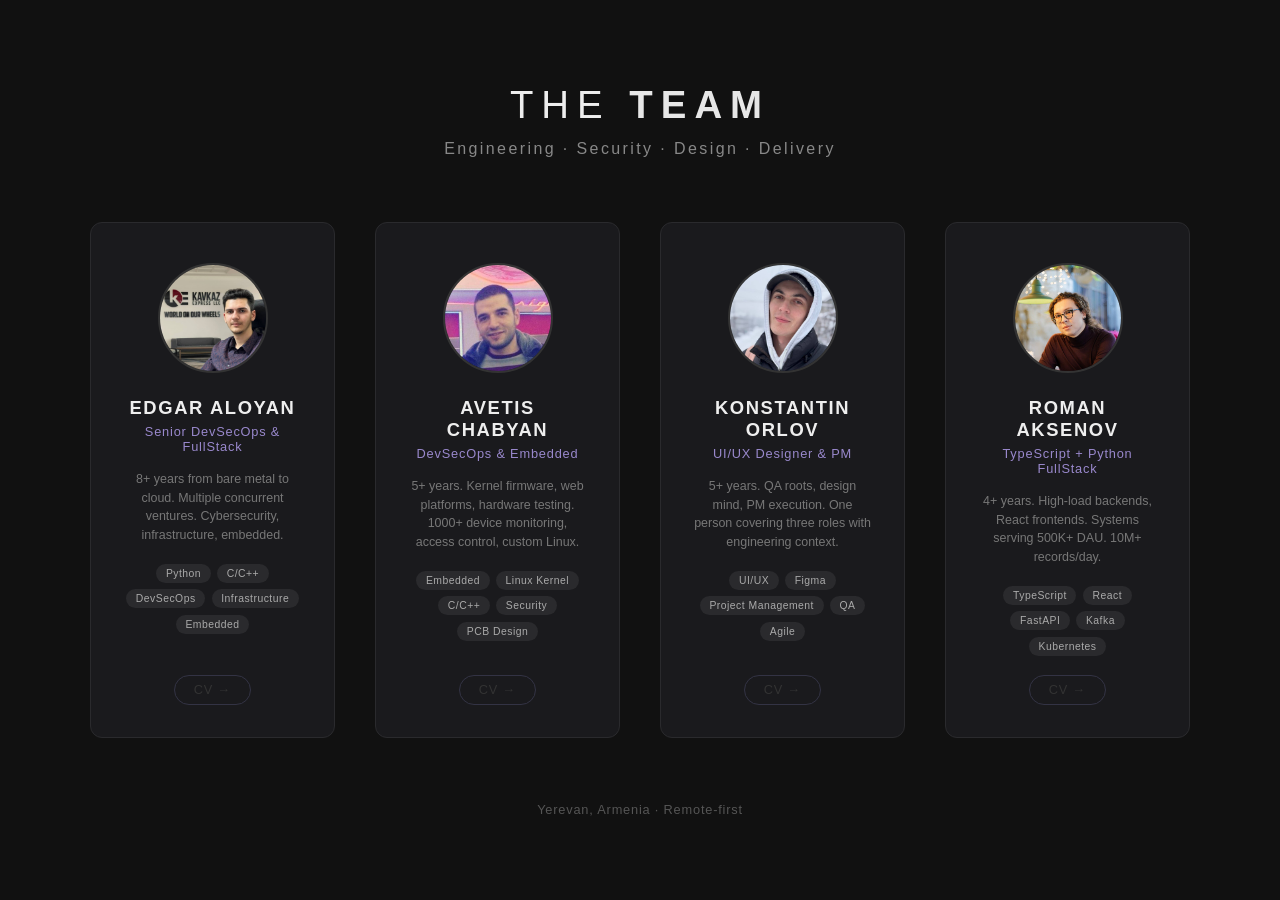
<file: index.html>
<!DOCTYPE html>
<html lang="en">
  <head>
    <meta charset="UTF-8" />
    <meta http-equiv="X-UA-Compatible" content="IE=edge" />
    <meta
      name="viewport"
      content="width=device-width, initial-scale=0.5, maximum-scale=0.5"
    />
    <link rel="stylesheet" href="style.css" />
    <link id="dark-css" rel="stylesheet" href="dark.css" />
    <link
      href="https://fonts.googleapis.com/css2?family=Raleway"
      rel="stylesheet"
    />
    <link
      href="https://fonts.googleapis.com/css?family=Old+Standard+TT:400i|Rubik"
      rel="stylesheet"
    />
    <link rel="icon" type="image/png" href="./favicon_blue.png" />
    <link rel="stylesheet" href="./icons/fa6_1_1/css/all.min.css" />
    <title>Team</title>
    <style>
      html {
        background-color: #111;
      }
      * {
        margin: 0;
        padding: 0;
        box-sizing: border-box;
        font-family: 'Helvetica Neue', sans-serif;
      }
      body {
        min-height: 100vh;
        display: flex;
        flex-direction: column;
        align-items: center;
        justify-content: center;
        padding: 4rem 2rem;
      }

      .team-header {
        text-align: center;
        margin-bottom: 4rem;
      }
      .team-header h1 {
        font-size: 2.4rem;
        font-weight: 300;
        letter-spacing: 0.5rem;
        color: #eee;
        margin-bottom: 0.8rem;
      }
      .team-header h1 strong {
        font-weight: 700;
        color: #fff;
      }
      .team-header p {
        color: #888;
        font-size: 1rem;
        letter-spacing: 0.15rem;
      }

      .team-grid {
        display: grid;
        grid-template-columns: repeat(4, 1fr);
        gap: 2.5rem;
        max-width: 1100px;
        width: 100%;
      }

      .card {
        background: #1a1a1d;
        border: 1px solid #2a2a2d;
        border-radius: 12px;
        padding: 2.5rem 2rem 2rem;
        text-align: center;
        transition: transform 200ms, border-color 200ms;
        text-decoration: none;
        display: flex;
        flex-direction: column;
        align-items: center;
      }
      .card:hover {
        transform: translateY(-4px);
        border-color: #556;
      }

      .card-avatar {
        width: 110px;
        height: 110px;
        border-radius: 50%;
        object-fit: cover;
        margin-bottom: 1.5rem;
        border: 2px solid #333;
      }

      .card h2 {
        color: #eee;
        font-size: 1.15rem;
        font-weight: 600;
        letter-spacing: 0.1rem;
        margin-bottom: 0.3rem;
      }
      .card h3 {
        color: #98c;
        font-size: 0.8rem;
        font-weight: 400;
        letter-spacing: 0.05rem;
        margin-bottom: 1rem;
      }
      .card p {
        color: #777;
        font-size: 0.78rem;
        line-height: 1.5;
        margin-bottom: 1.2rem;
      }

      .card-tags {
        display: flex;
        flex-wrap: wrap;
        gap: 0.4rem;
        justify-content: center;
        margin-bottom: 1.2rem;
      }
      .card-tags span {
        background: #2a2a2d;
        color: #aaa;
        font-size: 0.65rem;
        padding: 0.25rem 0.6rem;
        border-radius: 100px;
        letter-spacing: 0.03rem;
      }

      .card-link {
        color: #98c;
        font-size: 0.8rem;
        text-decoration: none;
        letter-spacing: 0.05rem;
        margin-top: auto;
        padding: 0.4rem 1.2rem;
        border: 1px solid #334;
        border-radius: 100px;
        transition: background 200ms, color 200ms;
      }
      .card-link:hover {
        background: #98c;
        color: #111;
      }

      .team-footer {
        margin-top: 4rem;
        text-align: center;
      }
      .team-footer p {
        color: #555;
        font-size: 0.8rem;
        letter-spacing: 0.05rem;
      }
      .team-footer a {
        color: #98c;
        text-decoration: none;
      }

      @media (max-width: 900px) {
        .team-grid {
          grid-template-columns: repeat(2, 1fr);
        }
      }
      @media (max-width: 500px) {
        .team-grid {
          grid-template-columns: 1fr;
        }
      }
    </style>
  </head>
  <body>

    <div class="team-header">
      <h1>THE <strong>TEAM</strong></h1>
      <p>Engineering &middot; Security &middot; Design &middot; Delivery</p>
    </div>

    <div class="team-grid">

      <!-- EDGAR -->
      <div class="card">
        <img class="card-avatar" src="./img/avatarShot2.jpeg" alt="Edgar Aloyan" />
        <h2>EDGAR ALOYAN</h2>
        <h3>Senior DevSecOps & FullStack</h3>
        <p>
          8+ years from bare metal to cloud.
          Multiple concurrent ventures. Cybersecurity, infrastructure, embedded.
        </p>
        <div class="card-tags">
          <span>Python</span>
          <span>C/C++</span>
          <span>DevSecOps</span>
          <span>Infrastructure</span>
          <span>Embedded</span>
        </div>
        <a class="card-link" target="_blank" href="./edgar-aloyan/">CV &rarr;</a>
      </div>

      <!-- AVETIS -->
      <div class="card">
        <img class="card-avatar" src="./avetis-chabyan/avatar.jpg" alt="Avetis Chabyan" />
        <h2>AVETIS CHABYAN</h2>
        <h3>DevSecOps & Embedded</h3>
        <p>
          5+ years. Kernel firmware, web platforms, hardware testing.
          1000+ device monitoring, access control, custom Linux.
        </p>
        <div class="card-tags">
          <span>Embedded</span>
          <span>Linux Kernel</span>
          <span>C/C++</span>
          <span>Security</span>
          <span>PCB Design</span>
        </div>
        <a class="card-link" target="_blank" href="./avetis-chabyan/">CV &rarr;</a>
      </div>

      <!-- KONSTANTIN -->
      <div class="card">
        <img class="card-avatar" src="./konstantin-orlov/avatar.jpg" alt="Konstantin Orlov" />
        <h2>KONSTANTIN ORLOV</h2>
        <h3>UI/UX Designer & PM</h3>
        <p>
          5+ years. QA roots, design mind, PM execution.
          One person covering three roles with engineering context.
        </p>
        <div class="card-tags">
          <span>UI/UX</span>
          <span>Figma</span>
          <span>Project Management</span>
          <span>QA</span>
          <span>Agile</span>
        </div>
        <a class="card-link" target="_blank" href="./konstantin-orlov/">CV &rarr;</a>
      </div>

      <!-- ROMAN -->
      <div class="card">
        <img class="card-avatar" src="./roman-aksenov/avatar.jpg" alt="Roman Aksenov" />
        <h2>ROMAN AKSENOV</h2>
        <h3>TypeScript + Python FullStack</h3>
        <p>
          4+ years. High-load backends, React frontends.
          Systems serving 500K+ DAU. 10M+ records/day.
        </p>
        <div class="card-tags">
          <span>TypeScript</span>
          <span>React</span>
          <span>FastAPI</span>
          <span>Kafka</span>
          <span>Kubernetes</span>
        </div>
        <a class="card-link" target="_blank" href="./roman-aksenov/">CV &rarr;</a>
      </div>

    </div>

    <div class="team-footer">
      <p>Yerevan, Armenia &middot; Remote-first</p>
    </div>

  </body>
</html>
</file>
<file: style.css>
:root {
  --primary-color: #658;
}

* {
  padding: 0;
  margin: 0;
  color: #111;

  font-family: 'Helvetica Neue', sans-serif;
}
html {
  background-color: #ddd;

  background-size: 10px 10px;
  background-position: 0 0, 5px 5px;
  background-repeat: repeat;
}

.cover {
  z-index: 0;
  height: 100vh;
  width: 100%;
}
.a4-grid {
  display: grid;
  grid-template-columns: 1fr 1fr 1fr;
  justify-items: center;
  align-items: center;
  height: 100vh;
}
.left {
  display: block;
  min-width: 6vw;
}
.right {
  display: block;
  /* min-width: 10vw; */
}

.a4 {
  z-index: 100;
  background: #fff;
  margin: 9em 0em 18em 0em;
  /*  */
  width: 57rem;
  aspect-ratio: 1 / 1.4;

  /* box-shadow: 20px 13px 30px #0002; */

  position: relative;
}
.a4::after {
  content: 'Designed by Vahan Sahakyan';
  position: absolute;
  bottom: -2.5rem;
  left: 50%;
  transform: translateX(-50%);
  color: #aaa;
}

.ln-svg,
.gh-svg {
  fill: #777;
  cursor: pointer;
}
.ln-svg:hover {
  fill: #0b65c2;
}
.gh-svg:hover {
  fill: #2e3741;
}

.hidden {
  display: none;
}

.sticker {
  z-index: 200;
  position: absolute;
  height: 95px;
  /* width: 195px; */
  /* top: 70px; */
  bottom: -45px;
  left: -50px;
  border: 1px solid #0006;
  border-radius: 4px;
  background-color: var(--primary-color);
  backdrop-filter: blur(3px);
  -webkit-backdrop-filter: blur(3px);
  box-shadow: 10px 5px 7px #0001;
  /*  */
  box-sizing: border-box;
  line-height: 30px;
  padding: 35px;
  display: flex;
  flex-direction: column;
  align-items: flex-start;
  justify-content: center;
}
li a:hover {
  outline: none;
  border: 1px solid #0006;
}
li a:active span,
li a:active {
  /* opacity: 0.9; */
  opacity: 0.9;
  /* color: #555; */
}
li a,
li a:active {
  box-shadow: none;
  transform: unset;
  transition: 70ms;
  border: 1px solid #0003;
  border-radius: 4px;
  background-color: var(--primary-color);
  padding: 0 1.6rem;
  text-decoration: none;
  cursor: pointer;
}

.phone,
.email {
  cursor: pointer;
  color: #222;

  font-family: 'Helvetica Neue', sans-serif;
  font-weight: bold;
  font-size: 1.2rem;
  flex: 1;
  opacity: 0.8;
}
.phone:hover,
.email:hover {
  opacity: 1;
}
.phone:active,
.email:active {
  opacity: 0.6;
}
/* .phone {
  flex: 1;
}
.email {
  flex: 1;
} */

header {
  display: flex;
  justify-content: space-between;
  align-items: center;
}

.avatar,
.full-name {
  flex: 1 1 1;
}
.avatar {
  margin-right: 1rem;
  margin-bottom: 0rem;
  z-index: 200;
  border-radius: 8px;
  height: 140px;
  width: 140px;
  backdrop-filter: blur(5px);
  -webkit-backdrop-filter: blur(5px);
  box-shadow: 10px 5px 14px #0004;

  /* background-image: url('./img/avatarShot2.png'); */
  background: url('./img/avatarShot2.jpeg');
  /* background-repeat: no-repeat; */
  background-size: 103%;
}

.full-name {
  font-family: 'Rubik', Sans-Serif;

  font-family: 'Helvetica Neue', sans-serif;
  font-weight: bold;

  margin-left: 20px;
  margin-bottom: 14px;
  font-weight: 300;
  font-size: 2.8rem;
  line-height: 1em;
}
.full-name span {
  font-weight: 300;
  font-family: 'Rubik', Sans-Serif;

  font-family: 'Helvetica Neue', sans-serif;

  padding: 0px;
}
.profession {
  font-family: 'Helvetica Neue', sans-serif;
  height: 30px;
  margin-bottom: 0;
  margin-left: 18px;
  padding: 0 20px;
  width: fit-content;
  font-size: 1.2rem;
  color: #ffffff;
  background-color: var(--primary-color);
  letter-spacing: 0.1rem;
  line-height: 1.5em;
}

.profession:before {
  z-index: 1;
  /* content: ''; */
  position: absolute;
  bottom: 0;
  left: 99%;
  width: 8px;
  height: 0;
  border-top: 30px solid var(--primary-color);
  border-right: 1.6em solid transparent;
}

.title {
  position: relative;
}

h1,
h2,
h3,
h4 {
  font-family: 'Helvetica Neue', sans-serif;
  font-weight: bold;
}

h2 {
  font-weight: 600;
  /* margin-bottom: 20px; */
  margin-bottom: 10px;
  letter-spacing: 0.3rem;
}
h3 {
  font-size: 1.1rem;
  font-weight: 600;
  margin-bottom: 5px;
  letter-spacing: 0.2rem;
}
h4 {
  font-size: 0.8rem;
  font-weight: 600;
  margin-bottom: 5px;
}
.education section {
  margin-bottom: 1.5rem;
}
.education section div {
  margin-bottom: 12px;
}
.education h5 {
  position: relative;
  display: inline-block;
  z-index: 2 !important;
}
.education h5:after {
  z-index: -1 !important;
  content: '';
  height: 6px;
  width: 115%;
  background-color: var(--primary-color);
  opacity: 0.15;
  position: absolute;
  bottom: 1px;
  left: -6px;
}
strong {
  opacity: 0.9;
}
h6 {
  color: var(--primary-color);
  font-size: 12px;
  /* opacity: 0.7; */
}

.job-info {
  display: flex;
  align-items: center;
  justify-content: start;
  gap: 2em;
  opacity: 0.7;
  margin-bottom: 4px;
}
.job-info > * {
  margin: 0;
}

hr {
  border: none;
  height: 2px;
  background-color: #ddd;
}

h3.experience-name {
  position: relative;
  display: inline-block;
  margin-top: 0px;
  margin-bottom: 2px;
  z-index: 2 !important;
}
.experience-name:after {
  z-index: -1 !important;
  content: '';
  height: 8px;
  width: 115%;
  background-color: var(--primary-color);
  opacity: 0.15;
  position: absolute;
  bottom: 1px;
  left: -6px;
}

ul {
  padding-left: 1em;
  /* margin-bottom: 40px; */
  margin-bottom: 20px;
}
p {
  color: #777;
  color: #444;
  font-size: 0.9rem;
}

li {
  color: #777;
  color: #444;

  font-size: 0.9rem;
  padding-left: 6px;
}
.experience li {
  list-style: '>>';
}
li strong {
  font-family: 'Helvetica Neue', sans-serif;
  font-weight: bold;
  color: #444;
}

.project-cta {
  display: flex;
  justify-content: start;
  flex-direction: row-reverse;
  gap: 0.5rem;
  margin-top: -1em;
  margin-left: -1.5em;
}

.project-cta a:last-child {
  padding: 0 0.5rem;
}
.project-cta a:hover .code-expand-icon-show,
.project-cta a .code-expand-icon-hide {
  display: inline-block;
}
.project-cta a:hover .code-expand-icon-hide,
.project-cta a .code-expand-icon-show {
  display: none;
}
.project-cta span {
  display: flex;
  gap: 0.5rem;
}
.code-expand-icon-hide,
.code-expand-icon-show {
  height: 18px;
  opacity: 0.6;
  color: #0001;
}
footer {
  height: 0px;
}

.a4 .wrapper {
  padding: 60px 50px;
  overflow: hidden;
}

.a4 header {
  /* background-color: darkgray; */
  margin-bottom: 40px;
  letter-spacing: 0.3rem;
}

.a4 .content-wrapper {
  /* background-color: darkgray; */
  display: flex;
}

.a4 .content-wrapper aside {
  padding: 0 15px 0 20px;
  flex: 3.9;
}
.a4 .content-wrapper .content {
  border-left: 2px solid #ddd;
  padding: 0 20px;
  flex: 7.5;
}
.a4 .content-wrapper aside ul {
  margin-bottom: 1.5em;
}
.a4 .content-wrapper aside ul > ul {
  margin-bottom: 0;
  list-style: disc;
}
.a4 .content-wrapper aside li {
  margin-bottom: 5px;
}
.a4 .content-wrapper aside h2 {
  margin-bottom: 1rem;
}
.a4 .content-wrapper aside h3 {
  margin-top: 20px;
}
.a4 .content-wrapper .content ul:last-child {
  margin-bottom: 0;
}

.skills h2 {
  margin-bottom: 0.2rem;
}
.skills h3 {
  margin-bottom: 1.2rem;
}

#download svg {
  width: 2em;
  stroke: #666;
}
#download span {
  color: #666;
}
#download:hover svg,
#download:hover span {
  filter: brightness(50%);
}

#download {
  z-index: 9999;
  display: flex;
  align-items: center;
  gap: 1.25em;
  width: 10em;

  background-color: #fffa;
  /* border-radius: 10% / 1.5%; */
  backdrop-filter: blur(8px);
  -webkit-backdrop-filter: blur(8px);
  box-shadow: 10px 10px 25px #0002;

  border-radius: 10000px;

  text-decoration: none;
  position: fixed;
  padding: 0.5em 1.5em;
  left: 50%;
  top: 3em;
  transform: translate(-50%);
}
#download:active {
  opacity: 0.7;
}

section.pdf-mode-contacts {
  display: none;
}
.cursor-pointer {
  cursor: pointer;
}
</file>
<file: dark.css>
:root {
  --primary-color: rgb(111, 156, 208);
  --primary-color: #98c;
}

* {
  color: #eee;
}
html {
  background-color: #202124;
  /* background-image: radial-gradient(#333 10%, transparent 11%), */
  /* radial-gradient(#333 10%, transparent 11%); */
  /* background-image: none; */
}

.a4 {
  background: #303134;
  /* box-shadow: 20px 13px 30px #0002; */
  box-shadow: none;
}
.a4 .content-wrapper .content {
  border-left: 2px solid #fff2;
}

hr {
  background-color: #fff2;
}

.experience-name {
  color: var(--primary-color);
  opacity: 0.8;
}

.education h5 {
  color: var(--primary-color);
}
.experience-name:after,
.education h5:after {
  display: none;
}

.education h6 {
  color: unset;
  opacity: 0.9;
}

.ln-svg,
.gh-svg {
  fill: #606164;
}
.ln-svg:hover {
  fill: #0b65c2;
}
.gh-svg:hover {
  fill: #bbc4d0;
}
.glass {
  background-color: #8881;
  /* backdrop-filter: blur(20px); */
  box-shadow: 15px 15px 40px #0003;
  box-shadow: none;
}
.clipboard-message {
  color: #999;
}

.sticker {
  background-color: var(--primary-color);
}
.phone,
.email {
  color: #222;
}

.avatar {
  /* box-shadow: 10px 5px 14px #0004; */
  box-shadow: 5px 5px 10px #0002;
}

.profession {
  color: #000;
  background-color: var(--primary-color);
}
.profession:after {
  background-color: #fff2;
}

p {
  color: #bbb;
}

li {
  color: #bbb;
}
li strong {
  font-family: 'ProductSans Bold';
  color: #ddd;
}
a,
a * {
  color: #333 !important;
}

#download svg {
  width: 2em;
  stroke: #eee;
}
#download span {
  color: #eee !important;
}
#download:hover svg {
  stroke: var(--primary-color);
}
#download:hover span {
  /* color: var(--primary-color); */
}

#download:hover svg,
#download:hover span {
  filter: brightness(200%);
}

#download {
  background-color: #444b;
  backdrop-filter: blur(8px);
  -webkit-backdrop-filter: blur(8px);
}
</file>
